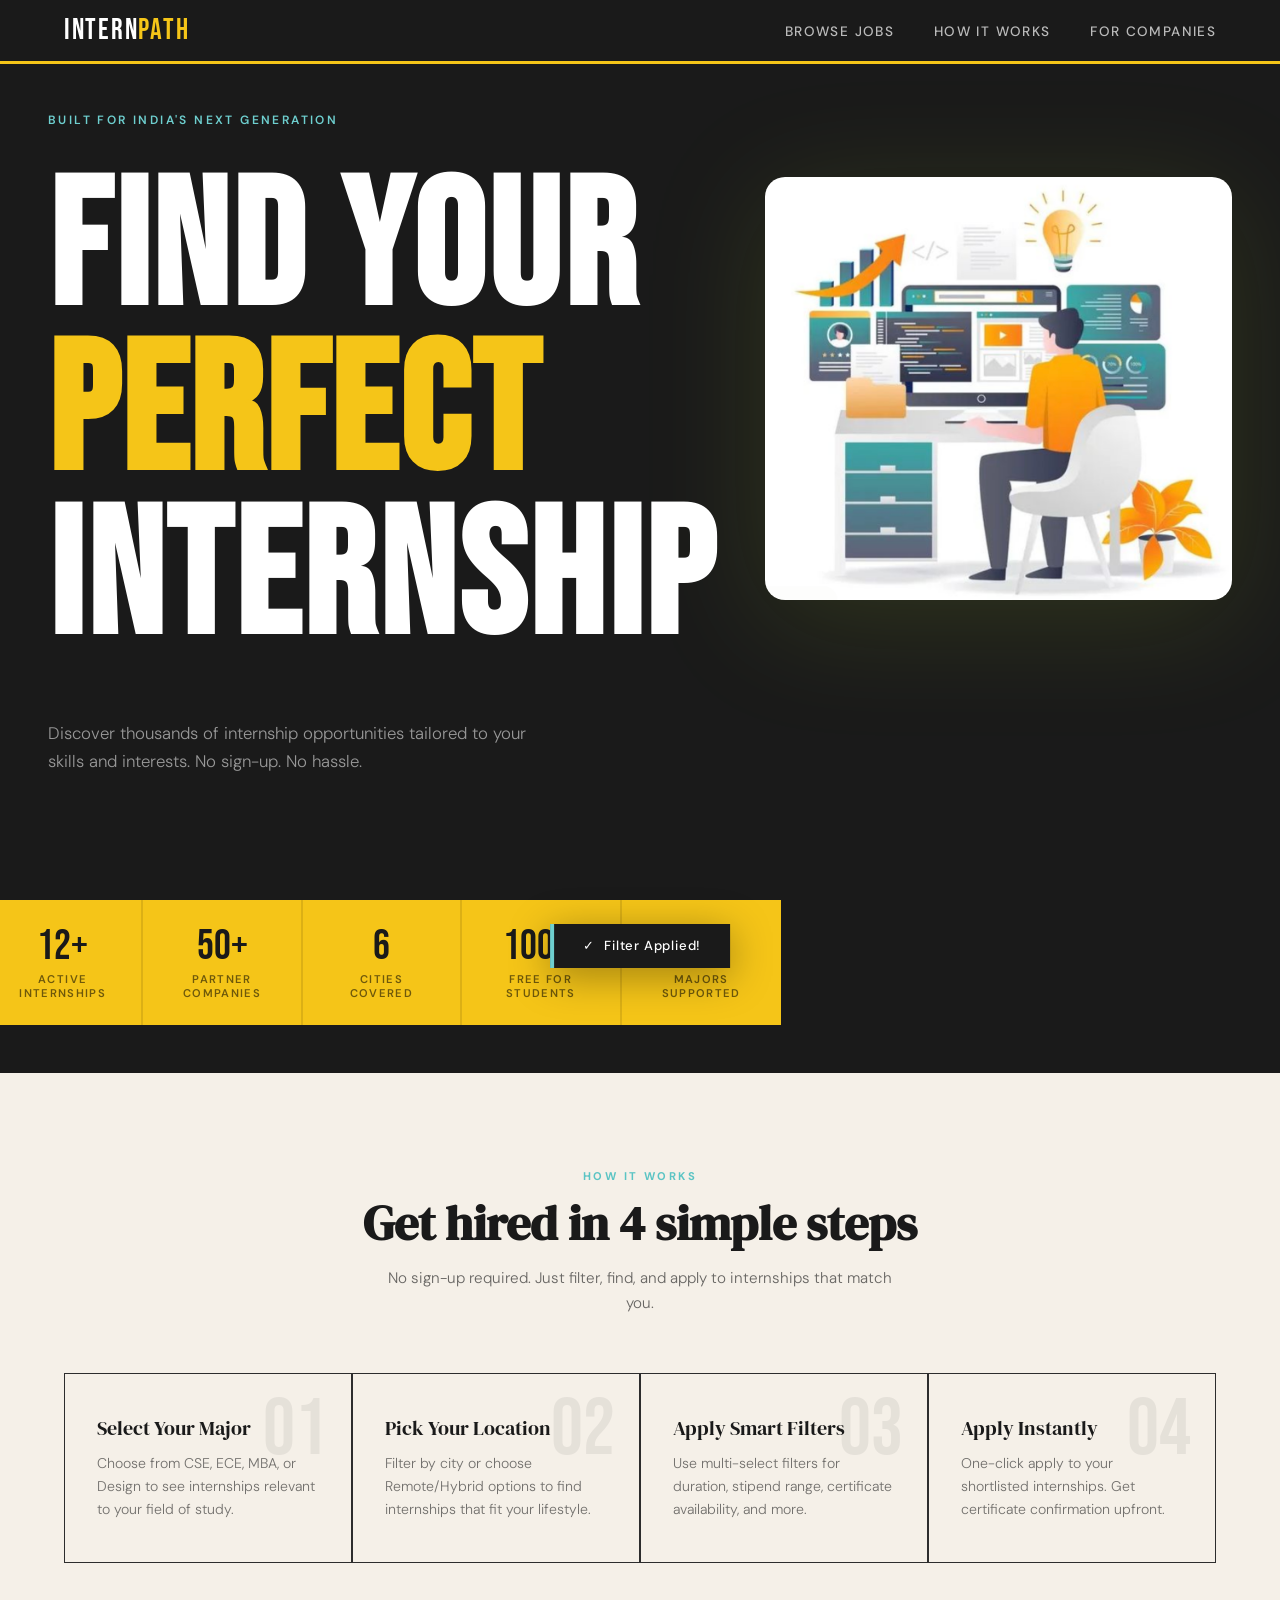
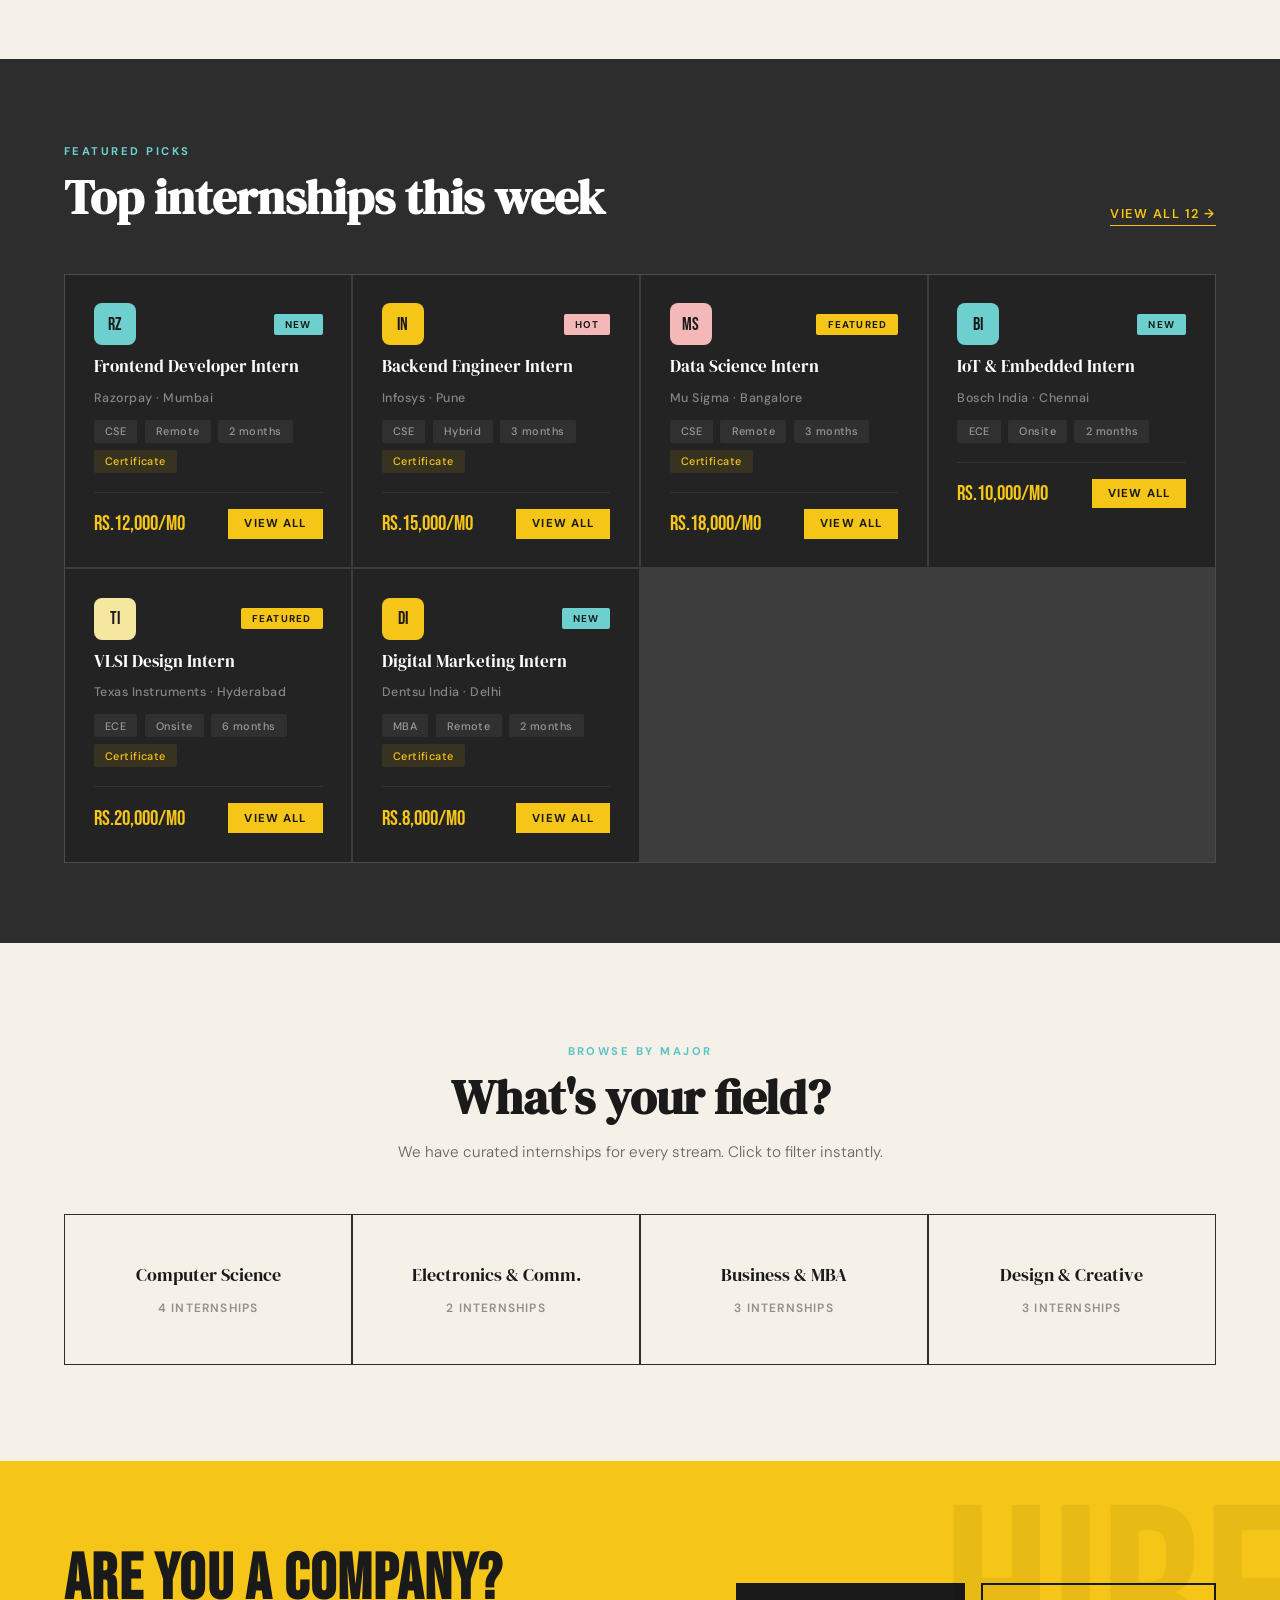
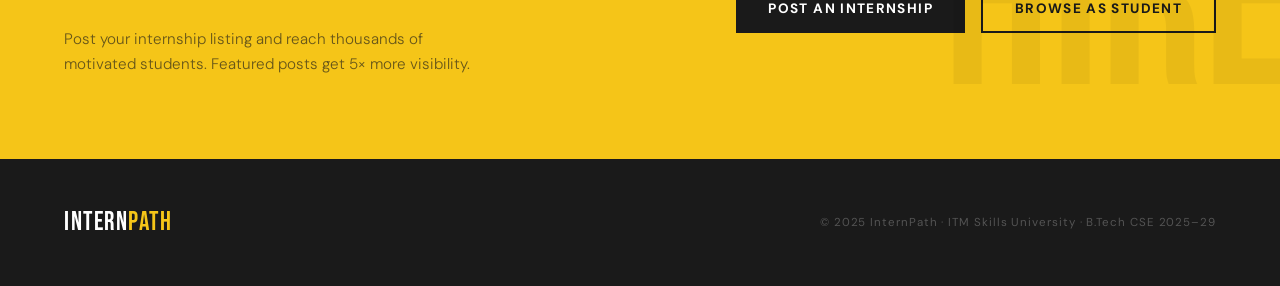
<file: index.html>
<!DOCTYPE html>
<html lang="en">
<head>
    <meta charset="UTF-8">
    <meta name="viewport" content="width=device-width, initial-scale=1.0">
    <title>InternPath - Find Your Perfect Internship</title>
    <link rel="stylesheet" href="style.css">
    <link href="https://fonts.googleapis.com/css2?family=Bebas+Neue&family=DM+Serif+Display:ital@0;1&family=DM+Sans:wght@300;400;500;600&display=swap" rel="stylesheet" />
</head>
<body>

    <nav>
    <a href="#" class="logo">Intern<span>Path</span></a>
    <ul>
      <li><a href="#jobs">Browse Jobs</a></li>
      <li><a href="#how">How It Works</a></li>
      <li><a href="#companies">For Companies</a></li>
    </ul>
  </nav>


  <section class="hero">
    <div class="Side-image"><img src="./images/Background-image.png" alt="SideImage"></div>
    <div class="hero-eyebrow">BUILT FOR INDIA'S NEXT GENERATION</div>
    <h1 class="hero-title">FIND YOUR<br/><em>PERFECT</em><br/>INTERNSHIP</h1>
    <p class="hero-sub">Discover thousands of internship opportunities tailored to your skills and interests. No sign-up. No hassle.</p>

    <div class="stats-bar">
      <div class="stat-item"><div class="stat-num">12+</div><div class="stat-label">Active Internships</div></div>
      <div class="stat-item"><div class="stat-num">50+</div><div class="stat-label">Partner Companies</div></div>
      <div class="stat-item"><div class="stat-num">6</div><div class="stat-label">Cities Covered</div></div>
      <div class="stat-item"><div class="stat-num">100%</div><div class="stat-label">Free for Students</div></div>
      <div class="stat-item"><div class="stat-num">4</div><div class="stat-label">Majors Supported</div></div>
    </div>
  </section>


  <section class="how-section" id="how">
    <div class="section-eyebrow">How It Works</div>
    <h2 class="section-h2">Get hired in 4 simple steps</h2>
    <p class="section-p">No sign-up required. Just filter, find, and apply to internships that match you.</p>
    <div class="steps-grid">
      <div class="step-card">
        <div class="step-num">01</div>

        <div class="step-title">Select Your Major</div>
        <div class="step-desc">Choose from CSE, ECE, MBA, or Design to see internships relevant to your field of study.</div>
      </div>
      <div class="step-card">
        <div class="step-num">02</div>
    
        <div class="step-title">Pick Your Location</div>
        <div class="step-desc">Filter by city or choose Remote/Hybrid options to find internships that fit your lifestyle.</div>
      </div>
      <div class="step-card">
        <div class="step-num">03</div>
 
        <div class="step-title">Apply Smart Filters</div>
        <div class="step-desc">Use multi-select filters for duration, stipend range, certificate availability, and more.</div>
      </div>
      <div class="step-card">
        <div class="step-num">04</div>
       
        <div class="step-title">Apply Instantly</div>
        <div class="step-desc">One-click apply to your shortlisted internships. Get certificate confirmation upfront.</div>
      </div>
    </div>
  </section>

  
  <section class="featured-section" id="jobs">
    <div class="section-header">
      <div>
        <div class="section-eyebrow">Featured Picks</div>
        <h2 class="section-h2">Top internships this week</h2>
      </div>
      <a href="jobs.html" class="view-all" onclick="window.location.href='jobs.html'; return false;">View All 12 →</a>
    </div>
    <div class="featured-grid" id="featuredGrid"></div>
  </section>


  <section class="majors-section">
    <div class="section-eyebrow">Browse by Major</div>
    <h2 class="section-h2">What's your field?</h2>
    <p class="section-p">We have curated internships for every stream. Click to filter instantly.</p>
    <div class="majors-grid">
      <a href="#" class="major-card" onclick="handleMajorClick(event,'CSE')">
        <div class="major-name">Computer Science</div>
        <div class="major-count">4 internships</div>
      </a>
      <a href="#" class="major-card" onclick="handleMajorClick(event,'ECE')">

        <div class="major-name">Electronics &amp; Comm.</div>
        <div class="major-count">2 internships</div>
      </a>
      <a href="#" class="major-card" onclick="handleMajorClick(event,'MBA')">

        <div class="major-name">Business &amp; MBA</div>
        <div class="major-count">3 internships</div>
      </a>
      <a href="#" class="major-card" onclick="handleMajorClick(event,'Design')">
        <div class="major-name">Design &amp; Creative</div>
        <div class="major-count">3 internships</div>
      </a>
    </div>
  </section>

  
  <div class="cta-banner" id="companies">
    <div class="cta-text">
      <h2>Are you a company?</h2>
      <p>Post your internship listing and reach thousands of motivated students. Featured posts get 5× more visibility.</p>
    </div>
    <div class="cta-actions">
      <a href="company.html" class="btn-accent">Post an Internship</a>
      <a href="#jobs" class="btn-ghost">Browse as Student</a>
    </div>
  </div>


  <footer>
    <div class="footer-logo">Intern<span>Path</span></div>
    
    <div class="footer-copy">© 2025 InternPath · ITM Skills University · B.Tech CSE 2025–29</div>
  </footer>


  <div id="toast" class="toast">
    <span id="toast-icon">✓</span>
    <span id="toast-message">Filter Applied!</span>
  </div>
  <script src="script.js"></script>
</body>
</html>
</file>
<file: style.css>
/* GLOBAL -- (All Pages) */
:root {
      --color-cream:        #F5F0E8;
      --color-charcoal:     #2D2D2D;
      --color-yellow:       #F5C518;
      --color-teal:         #6ECFCF;
      --color-pink:         #F5B8B8;
      --color-pale-yellow:  #F5E6A0;
      --color-near-black:   #1A1A1A;
      --color-white:        #FFFFFF;
      --color-cta:          #F0B429;
      --color-teal-icon:    #5BC4C4;
      --color-pink-soft:    #F9CDCD;

      --bg-primary:         var(--color-cream);
      --bg-dark:            var(--color-charcoal);
      --bg-highlight:       var(--color-yellow);
      --text-primary:       var(--color-near-black);
      --text-inverse:       var(--color-white);
      --accent-primary:     var(--color-cta);
      --accent-teal:        var(--color-teal);
      --accent-pink:        var(--color-pink);
      --accent-pale:        var(--color-pale-yellow);

      --font-display: 'Bebas Neue', sans-serif;
      --font-serif:   'DM Serif Display', serif;
      --font-body:    'DM Sans', sans-serif;
    }

    *, *::before, *::after { box-sizing: border-box; margin: 0; padding: 0; }

    html { scroll-behavior: smooth; }

    body {
      font-family: var(--font-body);
      background: var(--bg-primary);
      color: var(--text-primary);
      overflow-x: hidden;
    }

    nav {
      position: fixed;
      top: 0; left: 0; right: 0;
      z-index: 100;
      display: flex;
      align-items: center;
      justify-content: space-between;
      padding: 0 5vw;
      height: 64px;
      background: var(--color-near-black);
      border-bottom: 3px solid var(--color-yellow);
    }

    .logo {
      font-family: var(--font-display);
      font-size: 1.8rem;
      letter-spacing: .06em;
      color: var(--color-white);
      text-decoration: none;
    }
    .logo span { color: var(--color-yellow); }

    nav ul {
      list-style: none;
      display: flex;
      gap: 2.5rem;
    }
    nav ul a {
      font-size: .85rem;
      font-weight: 500;
      letter-spacing: .1em;
      text-transform: uppercase;
      color: rgba(255,255,255,.7);
      text-decoration: none;
      transition: color .2s;
    }
    nav ul a:hover { color: var(--color-yellow); }

/* index.html */
.hero {
    min-height: 100vh;
    background: var(--color-near-black);
    display: flex;
    flex-direction: column;
    justify-content: center;
    padding: 100px 5vw 0;
    position: relative;
    overflow: hidden;
    min-height: 100vh;
    padding: 7rem 3rem 3rem 3rem;
    display: grid;
    grid-template-columns: 1fr 1fr;
    grid-template-rows: auto auto auto auto auto;
    grid-template-areas:"eyebrow   image" "title     image"  "sub       image" "cta       image"  "stats     image";
    align-items: start;
    column-gap: 3rem;
    row-gap: 1.4rem;
    } 


 
  .hero-eyebrow{ 
  grid-area: eyebrow;  
  align-self: end; 
}
  .hero-title {
  grid-area: title;
}
  .hero-sub{ 
  grid-area: sub;
}

 .stats-bar{ 
  grid-area: stats; 
} 

  .Side-image{ 
  grid-area: image; 
  align-self: center; 
}

.Side-image {
  display: flex;
  align-items: center;
  justify-content: center;
  height: 100%;
  transform: translateY(-180px);
}
.Side-image img {
  width: 100%;
  max-width: 580px;
  height: auto;
  border-radius: 20px;
  object-fit: contain;
  filter: drop-shadow(0 20px 60px rgba(198,241,53,0.12));
}



    .hero-eyebrow {
      font-family: var(--font-body);
      font-size: .75rem;
      font-weight: 600;
      letter-spacing: .2em;
      text-transform: uppercase;
      color: var(--color-teal);
      margin-bottom: 1.2rem;
      animation: fadeUp .6s ease both;
    }

    .hero-title {
      font-family: var(--font-display);
      font-size: clamp(5rem, 14vw, 12rem);
      line-height: .92;
      color: var(--color-white);
      letter-spacing: .02em;
      animation: fadeUp .7s .1s ease both;
    }
    .hero-title em {
      font-style: normal;
      color: var(--color-yellow);
      -webkit-text-stroke: 2px var(--color-yellow);
    }

    .hero-sub {
      margin-top: 2rem;
      max-width: 480px;
      font-size: 1.05rem;
      font-weight: 300;
      line-height: 1.7;
      color: rgba(255,255,255,.55);
      animation: fadeUp .7s .2s ease both;
    }

    .stats-bar {
      display: flex;
      flex-wrap: wrap;
      gap: 0;
      background: var(--color-yellow);
      margin: 5rem -5vw 0;
      animation: fadeUp .7s .45s ease both;
    }

    .stat-item {
      flex: 1 1 120px;
      padding: 1.6rem 2rem;
      border-right: 2px solid rgba(0,0,0,.1);
      text-align: center;
      position: relative;
    }
    .stat-item:last-child { border-right: none; }

    .stat-num {
      font-family: var(--font-display);
      font-size: 2.6rem;
      color: var(--color-near-black);
      line-height: 1;
    }
    .stat-label {
      font-size: .7rem;
      font-weight: 600;
      letter-spacing: .12em;
      text-transform: uppercase;
      color: rgba(0,0,0,.55);
      margin-top: .25rem;
    }

    .section-eyebrow {
      display: inline-block;
      font-size: .7rem;
      font-weight: 700;
      letter-spacing: .22em;
      text-transform: uppercase;
      color: var(--color-teal-icon);
      margin-bottom: .8rem;
    }

    .section-h2 {
      font-family: var(--font-serif);
      font-size: clamp(2rem, 4vw, 3rem);
      color: var(--color-near-black);
      line-height: 1.15;
    }

    .section-p {
      margin-top: .9rem;
      font-size: .95rem;
      font-weight: 300;
      line-height: 1.7;
      color: rgba(26,26,26,.65);
      max-width: 520px;
    }

    .how-section {
      padding: 6rem 5vw;
      background: var(--bg-primary);
    }
    /* The ">" is called a Direct Child Selector It means --"only select the element that is DIRECTLY inside .how-section"*/
    .how-section > .section-h2,
    .how-section > .section-p { text-align: center; margin-left: auto; margin-right: auto; }
    .how-section > .section-eyebrow { display: block; text-align: center; }

    .steps-grid {
      display: grid;
      grid-template-columns: repeat(auto-fit, minmax(220px, 1fr));
      gap: 1.5px;
      margin-top: 3.5rem;
      background: var(--color-charcoal);
      border: 1.5px solid var(--color-charcoal);
    }

    .step-card {
      background: var(--bg-primary);
      padding: 2.5rem 2rem;
      position: relative;
      transition: background .25s;
    }
    .step-card:hover {
       background: var(--color-pale-yellow);
       }

    .step-num {
      font-family: var(--font-display);
      font-size: 5rem;
      line-height: 1;
      color: rgba(26,26,26,.07);
      position: absolute;
      top: 1rem; right: 1.5rem;
    }

    .step-title {
      font-family: var(--font-serif);
      font-size: 1.25rem;
      color: var(--color-near-black);
      margin-bottom: .6rem;
    }
    .step-desc {
      font-size: .88rem;
      font-weight: 300;
      line-height: 1.65;
      color: rgba(26,26,26,.6);
    }

    .featured-section {
      padding: 5rem 5vw;
      background: var(--color-charcoal);
    }

    .section-header {
      display: flex;
      align-items: flex-end;
      justify-content: space-between;
      flex-wrap: wrap;
      gap: 1rem;
      margin-bottom: 3rem;
    }
    .section-header .section-h2 { 
      color: var(--color-white);
     }

    .section-header .section-eyebrow { 
      color: var(--color-teal); 
    }

    .view-all {
      font-size: .8rem;
      font-weight: 600;
      letter-spacing: .12em;
      text-transform: uppercase;
      color: var(--color-yellow);
      text-decoration: none;
      border-bottom: 1.5px solid var(--color-yellow);
      padding-bottom: .15rem;
      transition: color .2s;
    }

    .view-all:hover { 
      color: var(--color-cta); 
    }

    .featured-grid {
      display: grid;
      grid-template-columns: repeat(auto-fill, minmax(280px, 1fr));
      gap: 1.5px;
      background: rgba(255,255,255,.08);
      border: 1.5px solid rgba(255,255,255,.08);
    }

    .job-card {
      background: #232323;
      padding: 1.8rem;
      display: flex;
      flex-direction: column;
      gap: .7rem;
      transition: background .2s;
      cursor: pointer;
      text-decoration: none;
      color: inherit;
    }
    .job-card:hover { 
      background: #2a2a2a; 
    }

    .job-card-top {
      display: flex;
      align-items: center;
      justify-content: space-between;
    }

    .company-logo-placeholder {
      width: 40px; height: 40px;
      border-radius: 8px;
      display: flex;
      align-items: center;
      justify-content: center;
      font-family: var(--font-display);
      font-size: 1.1rem;
      color: var(--color-near-black);
    }

    .job-badge {
      font-size: .65rem;
      font-weight: 700;
      letter-spacing: .12em;
      text-transform: uppercase;
      padding: .25rem .65rem;
      border-radius: 2px;
    }
    .badge-new { 
      background: var(--color-teal); 
      color: var(--color-near-black); 
    }
    .badge-hot { 
      background: var(--color-pink); 
      color: var(--color-near-black); 
    }
    .badge-featured { 
      background: var(--color-yellow);
       color: var(--color-near-black);
       }

    .job-title {
      font-family: var(--font-serif);
      font-size: 1.1rem;
      color: var(--color-white);
      line-height: 1.3;
    }

    .job-company {
      font-size: .8rem;
      font-weight: 500;
      color: rgba(255,255,255,.5);
      letter-spacing: .05em;
    }

    .job-meta {
      display: flex;
      flex-wrap: wrap;
      gap: .5rem;
      margin-top: .3rem;
    }

    .job-tag {
      font-size: .7rem;
      font-weight: 500;
      letter-spacing: .05em;
      padding: .3rem .7rem;
      background: rgba(255,255,255,.06);
      color: rgba(255,255,255,.55);
      border-radius: 2px;
    }

    .job-footer {
      display: flex;
      align-items: center;
      justify-content: space-between;
      margin-top: .5rem;
      padding-top: 1rem;
      border-top: 1px solid rgba(255,255,255,.07);
    }

    .job-stipend {
      font-family: var(--font-display);
      font-size: 1.3rem;
      color: var(--color-yellow);
    }

    .apply-btn {
      font-size: .72rem;
      font-weight: 700;
      letter-spacing: .1em;
      text-transform: uppercase;
      color: var(--color-near-black);
      background: var(--color-yellow);
      padding: .45rem 1rem;
      text-decoration: none;
      transition: background .2s;
    }
    .apply-btn:hover { 
      background: var(--color-cta);
     }


    .majors-section {
      padding: 6rem 5vw;
      background: var(--bg-primary);
      text-align: center;
    }
    .majors-section .section-h2,
    .majors-section .section-p { margin-left: auto; margin-right: auto; }

    .majors-grid {
      display: grid;
      grid-template-columns: repeat(auto-fit, minmax(200px, 1fr));
      gap: 1.5px;
      margin-top: 3rem;
      background: var(--color-charcoal);
      border: 1.5px solid var(--color-charcoal);
    }

    .major-card {
      background: var(--bg-primary);
      padding: 3rem 2rem;
      display: flex;
      flex-direction: column;
      align-items: center;
      gap: .8rem;
      text-decoration: none;
      color: var(--text-primary);
      transition: background .2s, transform .2s;
      cursor: pointer;
    }
    .major-card:hover { 
      background: var(--color-charcoal);
     }
    .major-card:hover .major-name {
       color: var(--color-white); 
      }
    .major-card:hover .major-count { 
      color: var(--color-teal); 
    }
    .major-card:hover .major-icon {
       transform: scale(1.12); 
      }

    .major-name {
      font-family: var(--font-serif);
      font-size: 1.1rem;
      transition: color .2s;
    }
    .major-count {
      font-size: .75rem;
      font-weight: 600;
      letter-spacing: .1em;
      text-transform: uppercase;
      color: rgba(26,26,26,.45);
      transition: color .2s;
    }

   
    .cta-banner {
      background: var(--color-yellow);
      padding: 5rem 5vw;
      display: flex;
      align-items: center;
      justify-content: space-between;
      flex-wrap: wrap;
      gap: 2rem;
      position: relative;
      overflow: hidden;
    }

    .cta-banner::before {
      content: 'HIRE';
      position: absolute;
      right: -1rem;
      top: 50%;
      transform: translateY(-50%);
      font-family: var(--font-display);
      font-size: 16rem;
      color: rgba(0,0,0,.05);
      pointer-events: none;
      line-height: 1;
    }

    .cta-text h2 {
      font-family: var(--font-display);
      font-size: clamp(2.5rem, 5vw, 4rem);
      color: var(--color-near-black);
      letter-spacing: .02em;
    }
    .cta-text p {
      margin-top: .6rem;
      font-size: .95rem;
      font-weight: 300;
      color: rgba(26,26,26,.65);
      max-width: 420px;
      line-height: 1.6;
    }

    .cta-actions {
       display: flex; 
       gap: 1rem; 
       flex-wrap: wrap; 
      }

    .btn-accent {
      display: inline-flex;
      align-items: center;
      background: var(--color-near-black);
      color: var(--color-white);
      font-family: var(--font-body);
      font-weight: 700;
      font-size: .85rem;
      letter-spacing: .1em;
      text-transform: uppercase;
      text-decoration: none;
      padding: .9rem 2rem;
      transition: background .2s;
    }
    .btn-accent:hover { 
      background: var(--color-charcoal); 
    }

    .btn-ghost {
      display: inline-flex;
      align-items: center;
      background: transparent;
      color: var(--color-near-black);
      font-family: var(--font-body);
      font-weight: 700;
      font-size: .85rem;
      letter-spacing: .1em;
      text-transform: uppercase;
      text-decoration: none;
      padding: .9rem 2rem;
      border: 2px solid var(--color-near-black);
      transition: background .2s, color .2s;
    }
    .btn-ghost:hover { 
      background: var(--color-near-black);
       color: var(--color-yellow); 
      }

  
    footer {
      background: var(--color-near-black);
      padding: 3rem 5vw;
      display: flex;
      align-items: center;
      justify-content: space-between;
      flex-wrap: wrap;
      gap: 1.5rem;
      border-top: 3px solid var(--color-yellow);
    }

    .footer-logo {
      font-family: var(--font-display);
      font-size: 1.6rem;
      color: var(--color-white);
      letter-spacing: .06em;
    }
    .footer-logo span { 
      color: var(--color-yellow);
     }


    .footer-copy {
      font-size: .72rem;
      color: rgba(255,255,255,.25);
      letter-spacing: .08em;
    }

    .toast {
      position: fixed;
      bottom: 2rem;
      left: 50%;
      transform: translateX(-50%) translateY(100px);
      background: var(--color-near-black);
      color: var(--color-white);
      padding: .85rem 1.8rem;
      font-size: .82rem;
      font-weight: 500;
      letter-spacing: .06em;
      display: flex;
      align-items: center;
      gap: .6rem;
      border-left: 4px solid var(--color-teal);
      box-shadow: 0 8px 40px rgba(0,0,0,.35);
      transition: transform .35s cubic-bezier(.34,1.56,.64,1);
      z-index: 999;
      white-space: nowrap;
    }
    .toast.show { 
      transform: translateX(-50%) translateY(0);
     }

   
    @keyframes fadeUp {
      from { opacity: 0; transform: translateY(28px); }
      to   { opacity: 1; transform: translateY(0); }
    }

 
  @media (max-width: 900px) {
  .hero {
    grid-template-columns: 1fr;
    grid-template-areas:
      "eyebrow"
      "title"
      "image"
      "sub"
      "cta"
      "stats";
    padding: 6rem 1.5rem 3rem;
  }

  .Side-image img {
    max-width: 100%;
    border-radius: 16px;
  }

  nav { padding: 1rem 1.5rem; }
  .how-section, .featured-section, .majors-section { padding: 4rem 1.5rem; }
  .cta-banner { margin: 1.5rem; padding: 2rem; }
  footer { padding: 2rem 1.5rem; }
}




.nav-active {
   color: var(--color-yellow) !important; 
  }

/* jobs.html */
.page-hero {
  background: var(--color-near-black);
  padding: 100px 5vw 0;
  border-bottom: 3px solid var(--color-yellow);
}

.page-hero-title {
  font-family: var(--font-display);
  font-size: clamp(3.5rem, 9vw, 7rem);
  line-height: .9;
  color: var(--color-white);
  letter-spacing: .02em;
  margin-bottom: 1rem;
}
.page-hero-title em {
  color: var(--color-yellow);
  font-style: normal;
}
.page-hero-sub {
  font-size: 1rem;
  font-weight: 300;
  color: rgba(255,255,255,.5);
  max-width: 500px;
  line-height: 1.6;
}


.search-bar-wrap {
  display: flex;
  align-items: center;
  justify-content: space-between;
  flex-wrap: wrap;
  gap: 1rem;
  padding: 2rem 0 1.5rem;
}
.search-bar {
  display: flex;
  align-items: center;
  background: rgba(255,255,255,.06);
  border: 1.5px solid rgba(255,255,255,.12);
  padding: .75rem 1.2rem;
  gap: .75rem;
  flex: 1;
  max-width: 600px;
  transition: border-color .2s;
}
.search-bar:focus-within { 
  border-color: var(--color-yellow); 
}
.search-icon { 
  font-size: 1.2rem; 
  color: rgba(255,255,255,.4); 
}

.search-bar input {
  flex: 1;
  background: none;
  border: none;
  outline: none;
  color: var(--color-white);
  font-family: var(--font-body);
  font-size: .95rem;
}
.search-bar input::placeholder { 
  color: rgba(255,255,255,.3); 
}
.search-clear {
  background: none;
  border: none;
  color: rgba(255,255,255,.3);
  cursor: pointer;
  font-size: .85rem;
  transition: color .2s;
  padding: 0;
}
.search-clear:hover { 
  color: var(--color-yellow); 
}
.result-count { 
  font-size: .8rem; 
  color: rgba(255,255,255,.4); 
  white-space: nowrap;
 }
.result-count strong { 
  color: var(--color-yellow);
 }

.chip-bar {
  display: flex;
  flex-wrap: wrap;
  gap: .5rem;
  padding: 1.2rem 5vw;
  background: var(--color-near-black);
  border-bottom: 1.5px solid rgba(255,255,255,.07);
  position: sticky;
  top: 64px;
  z-index: 50;
}
.chip {
  font-family: var(--font-body);
  font-size: .72rem;
  font-weight: 600;
  letter-spacing: .1em;
  text-transform: uppercase;
  padding: .4rem 1.1rem;
  border: 1.5px solid rgba(255,255,255,.15);
  background: transparent;
  color: rgba(255,255,255,.55);
  cursor: pointer;
  transition: all .2s;
  white-space: nowrap;
}
.chip:hover { 
  border-color: var(--color-teal); 
  color: var(--color-teal); 
}
.chip.active { 
  background: var(--color-yellow); 
  border-color: var(--color-yellow); 
  color: var(--color-near-black);
 }


.jobs-main {
  background: var(--color-charcoal);
  min-height: 60vh;
  padding: 3rem 5vw 5rem;
}
.jobs-grid {
  display: grid;
  grid-template-columns: repeat(auto-fill, minmax(300px, 1fr));
  gap: 1.5px;
  background: rgba(255,255,255,.06);
  border: 1.5px solid rgba(255,255,255,.06);
}


.job-card {
  background: #232323;
  padding: 1.8rem;
  display: flex;
  flex-direction: column;
  gap: .7rem;
  transition: background .2s, transform .2s;
  cursor: pointer;
  position: relative;
  animation: cardIn .4s ease both;
}
.job-card:hover { 
  background: #2c2c2c; 
  transform: translateY(-2px); 
}

@keyframes cardIn {
  from { opacity: 0; transform: translateY(16px); }
  to   { opacity: 1; transform: translateY(0); }
}

.job-card-top {
  display: flex;
  align-items: center;
  justify-content: space-between;
}
.company-logo-placeholder {
  width: 42px; height: 42px;
  border-radius: 8px;
  display: flex;
  align-items: center;
  justify-content: center;
  font-family: var(--font-display);
  font-size: 1.1rem;
  color: var(--color-near-black);
  flex-shrink: 0;
}
.job-badge {
  font-size: .62rem;
  font-weight: 700;
  letter-spacing: .12em;
  text-transform: uppercase;
  padding: .25rem .7rem;
}
.badge-new  {
   background: var(--color-teal);  
   color: var(--color-near-black); 
  }
.badge-hot  { 
  background: var(--color-pink);   
  color: var(--color-near-black);
 }
.badge-featured {
   background: var(--color-yellow); 
   color: var(--color-near-black);
   }

.job-title {
  font-family: var(--font-serif);
  font-size: 1.1rem;
  color: var(--color-white);
  line-height: 1.3;
}
.job-company {
  font-size: .78rem;
  font-weight: 500;
  color: rgba(255,255,255,.45);
  letter-spacing: .04em;
}
.job-meta { 
  display: flex; 
  flex-wrap: wrap; 
  gap: .45rem; 
  margin-top: .2rem; 
}

.job-tag {
  font-size: .68rem;
  font-weight: 500;
  letter-spacing: .04em;
  padding: .28rem .7rem;
  background: rgba(255,255,255,.06);
  color: rgba(255,255,255,.5);
}
.tag-remote  { 
  background: rgba(110,207,207,.12); 
  color: var(--color-teal); 
}
.tag-cert    { 
  background: rgba(245,197,24,.1);  
   color: var(--color-yellow);
   }

.job-footer {
  display: flex;
  align-items: center;
  justify-content: space-between;
  margin-top: .5rem;
  padding-top: 1rem;
  border-top: 1px solid rgba(255,255,255,.07);
}
.job-stipend {
  font-family: var(--font-display);
  font-size: 1.3rem;
  color: var(--color-yellow);
}
.apply-btn {
  font-size: .72rem;
  font-weight: 700;
  letter-spacing: .1em;
  text-transform: uppercase;
  color: var(--color-near-black);
  background: var(--color-yellow);
  padding: .45rem 1rem;
  text-decoration: none;
  border: none;
  cursor: pointer;
  transition: background .2s;
  font-family: var(--font-body);
}
.apply-btn:hover { 
  background: var(--color-cta);
 }


.no-results {
  text-align: center;
  padding: 5rem 1rem;
  color: rgba(255,255,255,.4);
}
.no-results-icon { 
  font-size: 3rem; 
  margin-bottom: 1rem; 
}
.no-results h3 { 
  font-family: var(--font-serif); 
  font-size: 1.5rem; 
  color: rgba(255,255,255,.6); 
  margin-bottom: .5rem; 
}
.no-results p {
   font-size: .9rem; 
  }


.remote-sticker {
  position: absolute;
  top: -8px; right: 1.2rem;
  background: var(--color-teal);
  color: var(--color-near-black);
  font-size: .6rem;
  font-weight: 700;
  letter-spacing: .1em;
  text-transform: uppercase;
  padding: .2rem .6rem;
  transform: rotate(2deg);
  box-shadow: 2px 2px 0 rgba(0,0,0,.3);
}

@media (max-width: 768px) {
  .jobs-grid { grid-template-columns: 1fr; }
  .chip-bar { top: 56px; }
}

/* filters.html */
.filters-hero {
  background: var(--color-near-black);
  padding: 100px 5vw 2.5rem;
  border-bottom: 3px solid var(--color-teal);
}

.page-hero-title {
  font-family: var(--font-display);
  font-size: clamp(3.5rem, 9vw, 7rem);
  line-height: .9;
  color: var(--color-white);
  letter-spacing: .02em;
  margin-bottom: 1rem;
}
.page-hero-title em { 
  color: var(--color-teal); 
  font-style: normal; 
}

.page-hero-sub {
  font-size: 1rem; font-weight: 300;
  color: rgba(255,255,255,.5); max-width: 500px; line-height: 1.6;
}


.filters-layout {
  display: grid;
  grid-template-columns: 300px 1fr;
  min-height: 80vh;
  background: var(--color-charcoal);
}


.filters-sidebar {
  background: #1e1e1e;
  border-right: 1.5px solid rgba(255,255,255,.07);
  padding: 2.5rem 1.8rem;
  display: flex;
  flex-direction: column;
  gap: 0;
  position: sticky;
  top: 64px;
  height: calc(100vh - 64px);
  overflow-y: auto;
}

.filter-block {
  padding: 1.5rem 0;
  border-bottom: 1px solid rgba(255,255,255,.07);
}
.filter-block:last-of-type { 
  border-bottom: none; 
}

.filter-block-title {
  font-size: .72rem;
  font-weight: 700;
  letter-spacing: .15em;
  text-transform: uppercase;
  color: rgba(255,255,255,.5);
  margin-bottom: 1rem;
}

.filter-options { 
  display: flex; 
  flex-direction: column; 
  gap: .55rem; 
}

.filter-opt {
  display: flex;
  align-items: center;
  gap: .7rem;
  cursor: pointer;
  font-size: .88rem;
  color: rgba(255,255,255,.65);
  transition: color .2s;
}

.filter-opt:hover { 
  color: var(--color-white); 
}

.filter-opt input[type="checkbox"] {
  appearance: none;
  width: 16px; height: 16px;
  border: 1.5px solid rgba(255,255,255,.25);
  background: transparent;
  cursor: pointer;
  position: relative;
  flex-shrink: 0;
  transition: border-color .2s, background .2s;
}
.filter-opt input[type="checkbox"]:checked {
  background: var(--color-yellow);
  border-color: var(--color-yellow);
}
.filter-opt input[type="checkbox"]:checked::after {
  content: "✓";
  position: absolute;
  top: -1px; left: 2px;
  font-size: .7rem;
  font-weight: 700;
  color: var(--color-near-black);
}


.stipend-range-wrap { padding-top: .5rem; }
input[type="range"] {
  -webkit-appearance: none;
  width: 100%; height: 4px;
  background: rgba(255,255,255,.15);
  outline: none;
  border-radius: 2px;
}
input[type="range"]::-webkit-slider-thumb {
  -webkit-appearance: none;
  width: 18px; height: 18px;
  border-radius: 50%;
  background: var(--color-yellow);
  cursor: pointer;
  border: 2px solid var(--color-near-black);
}
.stipend-labels {
  display: flex;
  justify-content: space-between;
  font-size: .72rem;
  color: rgba(255,255,255,.4);
  margin-top: .6rem;
}

#stipendVal { 
  color: var(--color-yellow); 
  font-weight: 600; 
}


.filter-actions {
  display: flex;
  flex-direction: column;
  gap: .75rem;
  padding-top: 1.5rem;
}
.btn-apply-filters {
  background: var(--color-yellow);
  color: var(--color-near-black);
  font-family: var(--font-body);
  font-weight: 700;
  font-size: .82rem;
  letter-spacing: .1em;
  text-transform: uppercase;
  padding: .85rem 1.5rem;
  border: none;
  cursor: pointer;
  transition: background .2s;
}
.btn-apply-filters:hover { 
  background: var(--color-cta);
 }

.btn-reset-filters {
  background: transparent;
  color: rgba(255,255,255,.4);
  font-family: var(--font-body);
  font-size: .78rem;
  letter-spacing: .08em;
  text-transform: uppercase;
  padding: .6rem;
  border: 1px solid rgba(255,255,255,.1);
  cursor: pointer;
  transition: color .2s, border-color .2s;
}

.btn-reset-filters:hover {
   color: var(--color-teal); 
   border-color: var(--color-teal); 
  }


.filters-results {
  padding: 2.5rem 3vw;
}
.results-header {
  display: flex;
  align-items: center;
  justify-content: space-between;
  margin-bottom: 2rem;
  flex-wrap: wrap;
  gap: 1rem;
}
.result-count { 
  font-size: .85rem; 
  color: rgba(255,255,255,.45); 
}

.result-count strong { 
  color: var(--color-yellow);
 }

.sort-select {
  background: #1e1e1e;
  border: 1.5px solid rgba(255,255,255,.12);
  color: rgba(255,255,255,.7);
  font-family: var(--font-body);
  font-size: .8rem;
  padding: .55rem 1rem;
  outline: none;
  cursor: pointer;
  transition: border-color .2s;
}
.sort-select:focus { 
  border-color: var(--color-teal); 
}

.results-grid {
  display: grid;
  grid-template-columns: repeat(auto-fill, minmax(280px, 1fr));
  gap: 1.5px;
  background: rgba(255,255,255,.05);
  border: 1.5px solid rgba(255,255,255,.05);
}


.job-card {
  background: #232323;
  padding: 1.8rem;
  display: flex;
  flex-direction: column;
  gap: .7rem;
  transition: background .2s;
  cursor: pointer;
  animation: cardIn .35s ease both;
}
.job-card:hover { 
  background: #2c2c2c; 
}
@keyframes cardIn { 
  from { opacity:0;transform:translateY(12px); } to { opacity:1;transform:none; } 
}

.job-card-top { 
  display:flex; 
  align-items:center; 
  justify-content:space-between; 
}

.company-logo-placeholder { 
  width:42px;
  height:42px;
  border-radius:8px;
  display:flex;
  align-items:center;
  justify-content:center;
  font-family:var(--font-display);
  font-size:1.1rem;
  color:var(--color-near-black); 
}

.job-badge { 
  font-size:.62rem;
  font-weight:700;
  letter-spacing:.12em;
  text-transform:uppercase;
  padding:.25rem .7rem; 
}
.badge-new  { 
  background:var(--color-teal);
  color:var(--color-near-black);
}
.badge-hot  { 
  background:var(--color-pink);
  color:var(--color-near-black);
}
.badge-featured {
   background:var(--color-yellow);
   color:var(--color-near-black); 
}

.job-title {
   font-family:var(--font-serif);
   font-size:1.05rem;
   color:var(--color-white);
   line-height:1.3;
}

.job-company { 
  font-size:.78rem;
  font-weight:500;
  color:rgba(255,255,255,.45);
  letter-spacing:.04em;
}

.job-meta { 
  display:flex;
  flex-wrap:wrap;
  gap:.45rem;
  margin-top:.2rem; 
}

.job-tag { 
  font-size:.68rem;
  font-weight:500;
  padding:.28rem .7rem;
  background:rgba(255,255,255,.06);
  color:rgba(255,255,255,.5);
}

.tag-remote { 
  background:rgba(110,207,207,.12);
  color:var(--color-teal);
}

.tag-cert   { 
  background:rgba(245,197,24,.1);
  color:var(--color-yellow); 
}

.job-footer { 
  display:flex;
  align-items:center;
  justify-content:space-between;
  margin-top:.5rem;
  padding-top:1rem;
  border-top:1px solid rgba(255,255,255,.07); 
}

.job-stipend { 
  font-family:var(--font-display);
  font-size:1.3rem;color:var(--color-yellow);
}
.apply-btn { 
  font-size:.72rem;
  font-weight:700;
  letter-spacing:.1em;
  text-transform:uppercase;
  color:var(--color-near-black);
  background:var(--color-yellow);
  padding:.45rem 1rem;
  border:none;
  cursor:pointer;
  font-family:var(--font-body);
  transition:background .2s; 
}

.apply-btn:hover { 
  background:var(--color-cta); 
}

.no-results { 
  text-align:center;
  padding:5rem 1rem;
  color:rgba(255,255,255,.4); 
}
.no-results-icon { font-size:3rem;margin-bottom:1rem; }
.no-results h3 { 
  font-family:var(--font-serif);
  font-size:1.5rem;
  color:rgba(255,255,255,.6);
  margin-bottom:.5rem; 
}

@media (max-width: 900px) {
  .filters-layout { grid-template-columns: 1fr; }
  .filters-sidebar { position: static; height: auto; }
}
        
/* company.html */
.company-hero {
  background: var(--color-near-black);
  min-height: 100vh;
  padding: 100px 5vw 0;
  display: grid;
  grid-template-columns: 1fr 1fr;
  align-items: center;
  gap: 4rem;
  border-bottom: 3px solid var(--color-yellow);
}
.company-hero-title {
  font-family: var(--font-display);
  font-size: clamp(4.5rem, 10vw, 9rem);
  line-height: .88;
  color: var(--color-white);
  letter-spacing: .02em;
  margin: 1.2rem 0;
}
.company-hero-title em { color: var(--color-yellow); font-style: normal; }
.company-hero-sub {
  font-size: 1rem; font-weight: 300;
  color: rgba(255,255,255,.55); max-width: 460px; line-height: 1.7;
  margin-bottom: 2rem;
}
.company-hero-sub strong { color: var(--color-teal); font-weight: 600; }
.company-hero-cta { display: flex; gap: 1rem; flex-wrap: wrap; }

.company-hero-stats {
  display: grid;
  grid-template-columns: 1fr 1fr;
  gap: 1.5px;
  background: rgba(255,255,255,.08);
  border: 1.5px solid rgba(255,255,255,.08);
  align-self: center;
}
.c-stat {
  background: #1e1e1e;
  padding: 2.5rem 2rem;
  text-align: center;
  transition: background .2s;
}
.c-stat:hover { background: #252525; }
.c-stat-num {
  font-family: var(--font-display);
  font-size: 3rem;
  color: var(--color-yellow);
  line-height: 1;
}
.c-stat-label {
  font-size: .72rem; font-weight: 600;
  letter-spacing: .12em; text-transform: uppercase;
  color: rgba(255,255,255,.4); margin-top: .4rem;
}

.btn-primary {
  display: inline-flex;
  align-items: center;
  gap: .5rem;
  background: var(--color-yellow);
  color: var(--color-near-black);
  font-family: var(--font-body);
  font-weight: 700;
  font-size: .85rem;
  letter-spacing: .12em;
  text-transform: uppercase;
  padding: 1rem 2.2rem;
  border: none;
  cursor: pointer;
  transition: background .2s, transform .15s;
  white-space: nowrap;
}

.btn-primary:hover {
  background: var(--color-cta);
  transform: translateY(-2px);
}

.btn-primary:active {
  transform: translateY(0);
}
.why-section {
  padding: 6rem 5vw;
  background: var(--bg-primary);
}
.why-section .section-h2 { margin: .6rem 0 3rem; }
.why-grid {
  display: grid;
  grid-template-columns: repeat(auto-fit, minmax(220px, 1fr));
  gap: 1.5px;
  background: var(--color-charcoal);
  border: 1.5px solid var(--color-charcoal);
}
.why-card {
  background: var(--bg-primary);
  padding: 2.5rem 2rem;
  transition: background .25s;
}
.why-card:hover { background: var(--color-pale-yellow); }
.why-icon {
  width: 50px; height: 50px;
  border-radius: 50%;
  display: flex; align-items: center; justify-content: center;
  font-size: 1.4rem;
  margin-bottom: 1.2rem;
}
.why-card h3 {
  font-family: var(--font-serif);
  font-size: 1.15rem;
  color: var(--color-near-black);
  margin-bottom: .5rem;
}
.why-card p { font-size: .88rem; font-weight: 300; line-height: 1.6; color: rgba(26,26,26,.6); }


.pricing-section {
  padding: 6rem 5vw;
  background: var(--color-charcoal);
}
.pricing-section .section-h2 { color: var(--color-white); margin: .6rem 0 .6rem; }
.pricing-section .section-p  { color: rgba(255,255,255,.5); margin-bottom: 3rem; }

.pricing-grid {
  display: grid;
  grid-template-columns: repeat(auto-fit, minmax(260px, 1fr));
  gap: 1.5px;
  background: rgba(255,255,255,.06);
  border: 1.5px solid rgba(255,255,255,.06);
}
.pricing-card {
  background: #232323;
  padding: 2.5rem 2rem;
  display: flex;
  flex-direction: column;
  gap: .7rem;
  transition: background .2s;
}
.pricing-card:hover { 
  background: #2a2a2a; 
}
.featured-plan { background: #232323;
   border: 2px solid var(--color-yellow);
   }
.featured-plan:hover { 
  background:#2a2a2a ; 
}

.pricing-badge {
  font-size: .68rem;
   font-weight: 700; 
   letter-spacing: .15em;
  text-transform: uppercase; 
  color: rgba(255,255,255,.4);
}
.pricing-badge-featured {
  font-size: .68rem;
   font-weight: 1000; 
   letter-spacing: .15em;
  text-transform: uppercase; 
  color: var(--color-cta);
}
.pricing-price {
  font-family: var(--font-display);
  font-size: 3rem;
  color: var(--color-white);
  line-height: 1;
}
.pricing-price span { font-size: 1rem; color: rgba(255,255,255,.4); font-family: var(--font-body); }
.pricing-desc { font-size: .82rem; color: rgba(255,255,255,.4); margin-bottom: .5rem; }

.pricing-list {
  list-style: none;
  display: flex; flex-direction: column; gap: .5rem;
  flex: 1;
  margin-bottom: 1.5rem;
}
.pricing-list li { font-size: .85rem; color: rgba(255,255,255,.65); }
.pricing-list li.muted { color: rgba(255,255,255,.2); }

.btn-outline-pricing {
  background: transparent;
  border: 1.5px solid rgba(255,255,255,.2);
  color: rgba(255,255,255,.7);
  font-family: var(--font-body); font-weight: 600;
  font-size: .8rem; letter-spacing: .1em; text-transform: uppercase;
  padding: .8rem 1.5rem; cursor: pointer;
  transition: border-color .2s, color .2s;
}
.btn-outline-pricing:hover { border-color: var(--color-yellow); color: var(--color-yellow); }

.btn-accent-pricing {
  background: var(--color-yellow);
  border: none; color: var(--color-near-black);
  font-family: var(--font-body); font-weight: 700;
  font-size: .8rem; letter-spacing: .1em; text-transform: uppercase;
  padding: .8rem 1.5rem; cursor: pointer;
  transition: background .2s;
}
.btn-accent-pricing:hover { background: var(--color-cta); }


.partners-section {
  padding: 5rem 5vw;
  background: var(--bg-primary);
  text-align: center;
}
.partners-section .section-h2 { margin: .5rem 0 2.5rem; }
.partners-strip {
  display: flex;
  flex-wrap: wrap;
  justify-content: center;
  gap: 1.5px;
  background: var(--color-charcoal);
  border: 1.5px solid var(--color-charcoal);
}
.partner-logo {
  background: var(--bg-primary);
  padding: 1.8rem 2.5rem;
  display: flex; 
  align-items: center; 
  justify-content: center;
  font-family: var(--font-display);
  font-size: 1.3rem;
  letter-spacing: .08em;
  color: rgba(26,26,26,.4);
  transition: background .2s, color .2s;
  min-width: 160px;
}
.partner-logo:hover { background: var(--color-pale-yellow); color: var(--color-near-black); }


.modal-overlay {
  position: fixed; inset: 0;
  background: rgba(0,0,0,.75);
  backdrop-filter: blur(6px);
  z-index: 200;
  display: none;
  align-items: center;
  justify-content: center;
  padding: 1rem;
}
.modal-overlay.open { display: flex; }
.modal {
  background: #1a1a1a;
  border: 1.5px solid rgba(255,255,255,.1);
  width: 100%; max-width: 680px;
  max-height: 90vh;
  overflow-y: auto;
  padding: 2.5rem;
  position: relative;
  animation: modalIn .3s ease;
}
@keyframes modalIn { from { opacity:0; transform:translateY(20px); } to { opacity:1; transform:none; } }

.modal-close {
  position: absolute; top: 1.2rem; right: 1.5rem;
  background: none; border: none;
  color: rgba(255,255,255,.4); font-size: 1.1rem; cursor: pointer;
  transition: color .2s;
}
.modal-close:hover { color: var(--color-white); }
.modal-title { font-family: var(--font-serif); font-size: 1.8rem; color: var(--color-white); margin-top: .4rem; }

.post-form { display: flex; flex-direction: column; gap: 1.2rem; margin-top: 1.5rem; }
.form-row   { display: grid; grid-template-columns: 1fr 1fr; gap: 1rem; }
.form-group { display: flex; flex-direction: column; gap: .4rem; }
.form-group.full-width { grid-column: 1/-1; }
.form-group label {
  font-size: .72rem; font-weight: 600;
  letter-spacing: .1em; text-transform: uppercase;
  color: rgba(255,255,255,.45);
}
.form-group input,
.form-group select,
.form-group textarea {
  background: rgba(255,255,255,.05);
  border: 1.5px solid rgba(255,255,255,.1);
  color: var(--color-white);
  font-family: var(--font-body); font-size: .9rem;
  padding: .75rem 1rem;
  outline: none;
  transition: border-color .2s;
  resize: vertical;
}
.form-group input:focus,
.form-group select:focus,
.form-group textarea:focus { border-color: var(--color-yellow); }
.form-group select option { background: #1a1a1a; }
.form-group textarea { min-height: 100px; }

.form-group-check { justify-content: center; gap: .8rem; }
.check-label {
  display: flex; align-items: center; gap: .6rem;
  font-size: .85rem; color: rgba(255,255,255,.6);
  cursor: pointer;
}
.check-label input[type="checkbox"] {
  appearance: none;
  width: 16px; height: 16px;
  border: 1.5px solid rgba(255,255,255,.2);
  background: transparent; cursor: pointer; position: relative;
}
.check-label input[type="checkbox"]:checked { 
  background: var(--color-yellow); 
  border-color: var(--color-yellow);
}
.check-label input[type="checkbox"]:checked::after {
  content:"✓"; position:absolute; top:-1px; left:2px;
  font-size:.7rem; font-weight:700; color:var(--color-near-black);
}

.form-actions { display: flex; gap: 1rem; padding-top: .5rem; }
.btn-submit {
  background: var(--color-yellow); color: var(--color-near-black);
  font-family: var(--font-body); font-weight: 700;
  font-size: .85rem; letter-spacing: .1em; text-transform: uppercase;
  padding: .9rem 2rem; border: none; cursor: pointer; transition: background .2s; flex: 1;
}
.btn-submit:hover { background: var(--color-cta); }
.btn-cancel {
  background: transparent; color: rgba(255,255,255,.4);
  font-family: var(--font-body); font-size: .85rem;
  padding: .9rem 1.5rem; border: 1px solid rgba(255,255,255,.1);
  cursor: pointer; transition: color .2s;
}
.btn-cancel:hover { color: var(--color-white); }

@media (max-width: 900px) {
  .company-hero { 
    grid-template-columns: 1fr; min-height: auto; padding-bottom: 3rem;
   }
  .company-hero-stats { 
    grid-template-columns: 1fr 1fr;
   }
  .form-row { 
    grid-template-columns: 1fr;
   }
}
</file>
